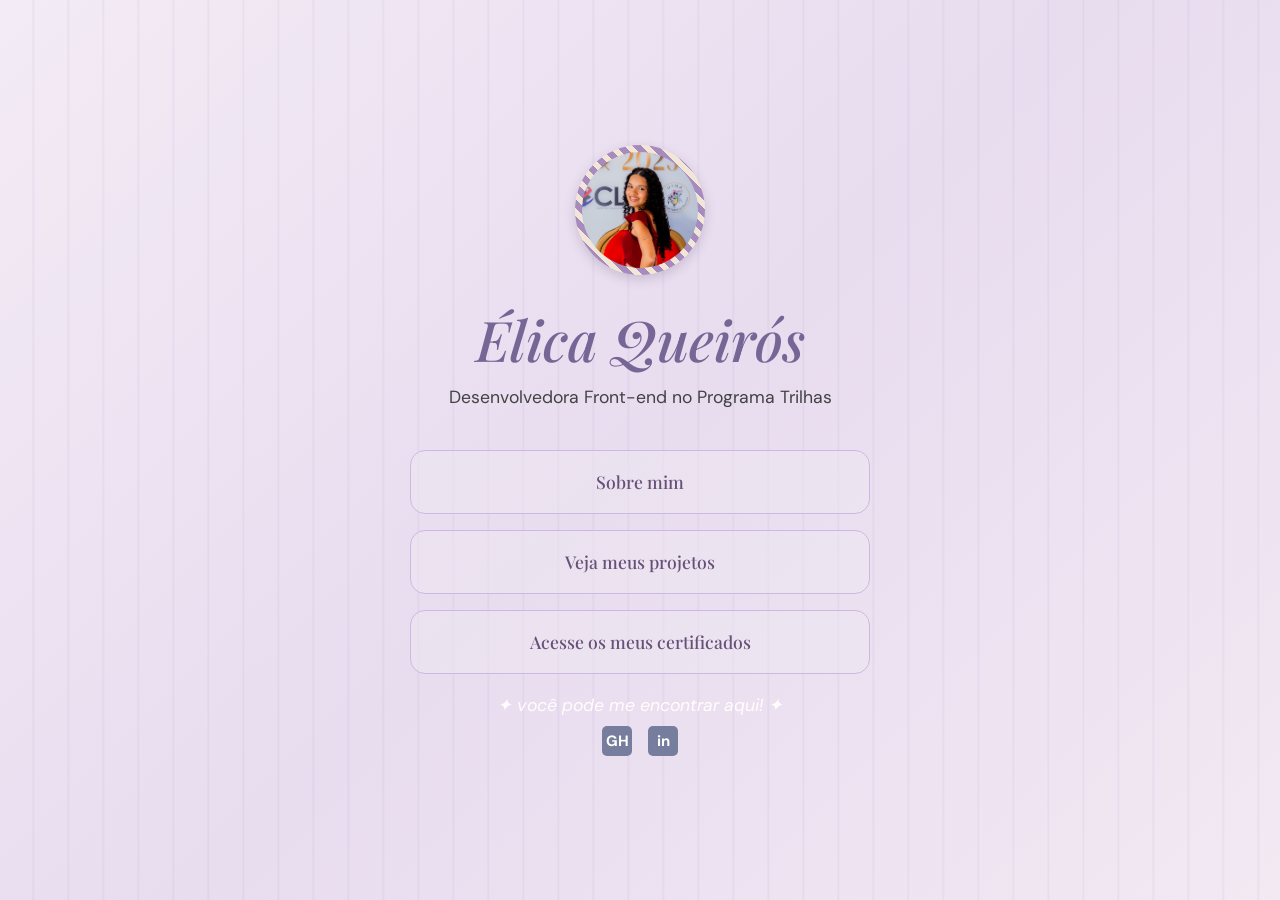
<file: index.html>
<!DOCTYPE html>
<html lang="pt-BR">
<head>
  <meta charset="UTF-8">
  <meta name="viewport" content="width=device-width, initial-scale=1.0">
  <title>Início | Élica Queirós</title>

  <link rel="preconnect" href="https://fonts.googleapis.com">
  <link rel="preconnect" href="https://fonts.gstatic.com" crossorigin>
  <link href="https://fonts.googleapis.com/css2?family=Playfair+Display:ital,wght@1,500;1,600&family=Cormorant+Garamond:ital,wght@0,400;0,500;1,400;1,500;1,600&display=swap" rel="stylesheet">
  <link rel="stylesheet" href="style.css">
</head>
<body>
  <main class="container">
    <header class="profile">
      <div class="avatar-frame">
        <img src="foto-perfil.jpg" alt="Foto de Élica Queirós">
      </div>
      <h1>Élica Queirós</h1>
      <p class="subtitle">Desenvolvedora Front-end no Programa Trilhas</p>
    </header>



    <nav class="menu">
      <a class="button" href="sobre.html">Sobre mim </a>
      <a class="button" href="projetos.html">Veja meus projetos </a>
      <a class="button" href="certificados.html">Acesse os meus certificados </a>
    </nav>

    <footer class="social">
      <p>✦ você pode me encontrar aqui! ✦</p>
      <div class="social-links">
        <a href="https://github.com/elicaqueiros" target="_blank" rel="noopener noreferrer" aria-label="GitHub">GH</a>
        <a href="https://www.linkedin.com/in/%C3%A9lica-queiros-48a880444/?isSelfProfile=true" target="_blank" rel="noopener noreferrer" aria-label="LinkedIn">in</a>
      </div>
    </footer>
  </main>
</body>
</html>
</file>
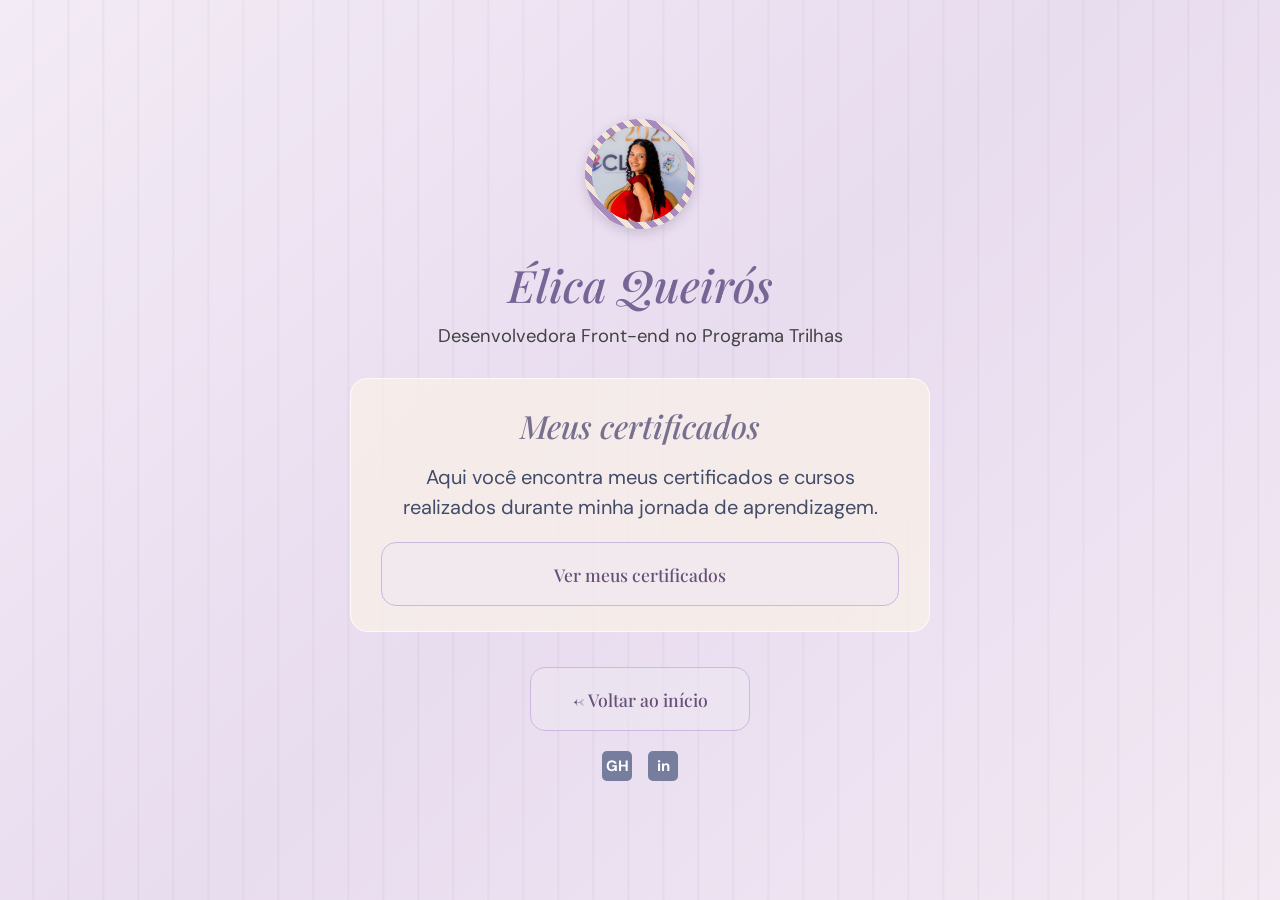
<file: certificados.html>
<!DOCTYPE html>
<html lang="pt-BR">
<head>
  <meta charset="UTF-8">
  <meta name="viewport" content="width=device-width, initial-scale=1.0">
  <title>Certificados | Élica Queirós</title>

  <link rel="preconnect" href="https://fonts.googleapis.com">
  <link rel="preconnect" href="https://fonts.gstatic.com" crossorigin>
  <link href="https://fonts.googleapis.com/css2?family=Playfair+Display:ital,wght@1,500;1,600&family=Cormorant+Garamond:ital,wght@0,400;0,500;1,400;1,500;1,600&display=swap" rel="stylesheet">
  <link rel="stylesheet" href="style.css">
</head>
<body>
  <main class="container inner-page">
    <header class="profile">
      <div class="avatar-frame">
        <img src= "foto-perfil.jpg" alt="Foto de Élica Queirós">
      </div>
      <h1>Élica Queirós</h1>
      <p class="subtitle">Desenvolvedora Front-end no Programa Trilhas</p>
    </header>

    <section class="content certificate-content">
      <h2>Meus certificados</h2>
      <p>
        Aqui você encontra meus certificados e cursos realizados
        durante minha jornada de aprendizagem.
      </p>

      <a class="button certificate-button"
         href="em-construção.html"
         target="_blank" rel="noopener noreferrer">
        Ver meus certificados 
      </a>
    </section>

    <a class="button back-button" href="index.html">← Voltar ao início</a>
    
    <footer class="social">
      <div class="social-links">
        <a href="https://github.com/elicaqueiros" target="_blank" rel="noopener noreferrer" aria-label="GitHub">GH</a>
        <a href="https://www.linkedin.com/in/%C3%A9lica-queiros-48a880444/?isSelfProfile=true" target="_blank" rel="noopener noreferrer" aria-label="LinkedIn">in</a>
      </div>
    </footer>
  </main>
</body>
</html>
</file>
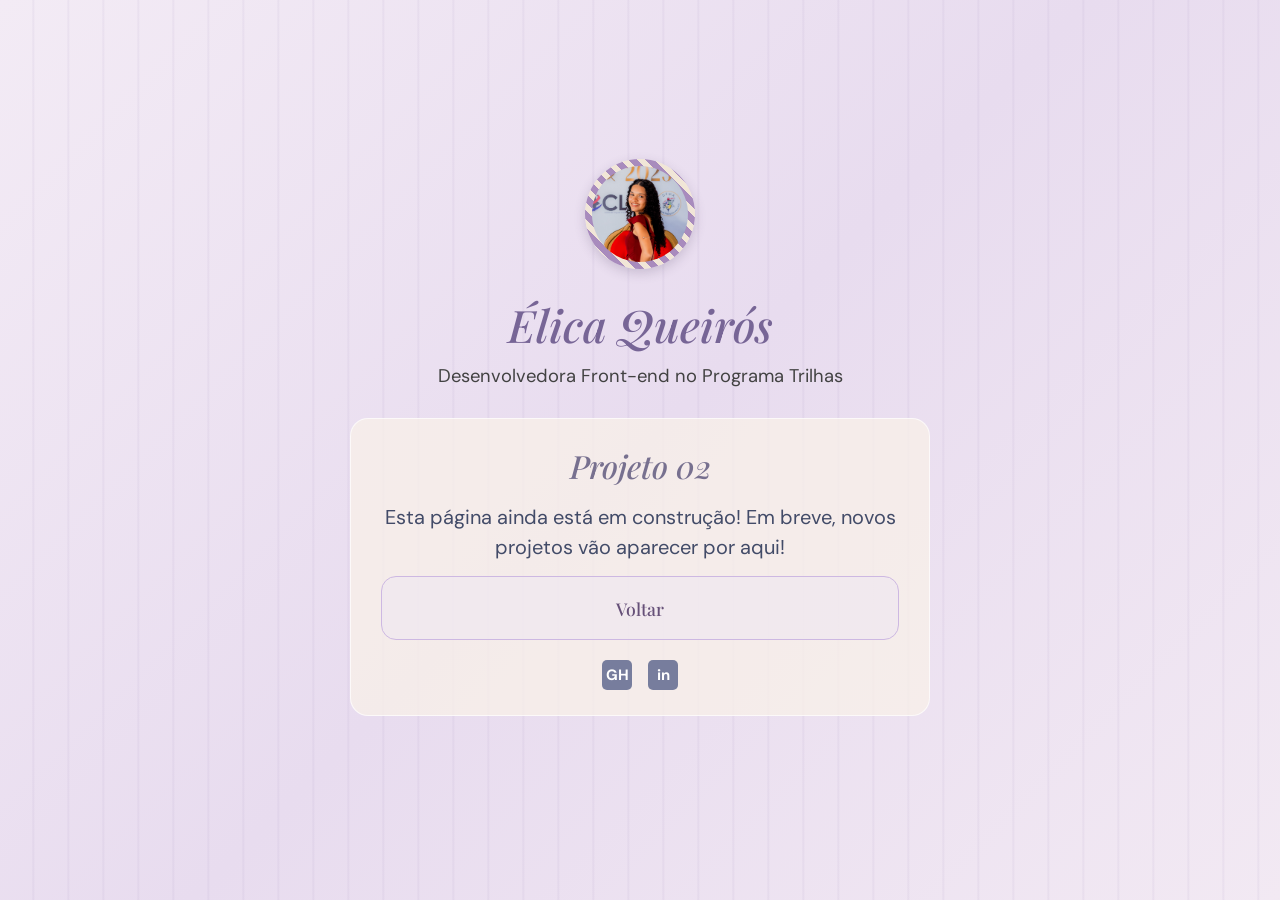
<file: construindo.html>
<!DOCTYPE html>
<html lang="pt-BR">
<head>
  <meta charset="UTF-8">
  <meta name="viewport" content="width=device-width, initial-scale=1.0">
  <title>Certificados | Élica Queirós</title>

  <link rel="preconnect" href="https://fonts.googleapis.com">
  <link rel="preconnect" href="https://fonts.gstatic.com" crossorigin>
  <link href="https://fonts.googleapis.com/css2?family=Playfair+Display:ital,wght@1,500;1,600&family=Cormorant+Garamond:ital,wght@0,400;0,500;1,400;1,500;1,600&display=swap" rel="stylesheet">
  <link rel="stylesheet" href="style.css">
</head>
<body>
  <main class="container inner-page">
    <header class="profile">
      <div class="avatar-frame">
        <img src="foto-perfil.jpg" alt="Foto de Élica Queirós">
      </div>
      <h1>Élica Queirós</h1>
      <p class="subtitle">Desenvolvedora Front-end no Programa Trilhas</p>
    </header>

    <section class="content certificate-content">
      <h2>Projeto 02</h2>
      <p>
       Esta página ainda está em construção!
        Em breve, novos projetos vão aparecer por aqui!
      </p>
      
    <a class="button back-button" href="projetos.html"> Voltar </a>
    
    <footer class="social">
      <div class="social-links">
        <a href="https://github.com/elicaqueiros" target="_blank" rel="noopener noreferrer" aria-label="GitHub">GH</a>
        <a href="https://www.linkedin.com/in/%C3%A9lica-queiros-48a880444/?isSelfProfile=true" target="_blank" rel="noopener noreferrer" aria-label="LinkedIn">in</a>
      </div>
    </footer>
  </main>
</body>
</html>
</file>
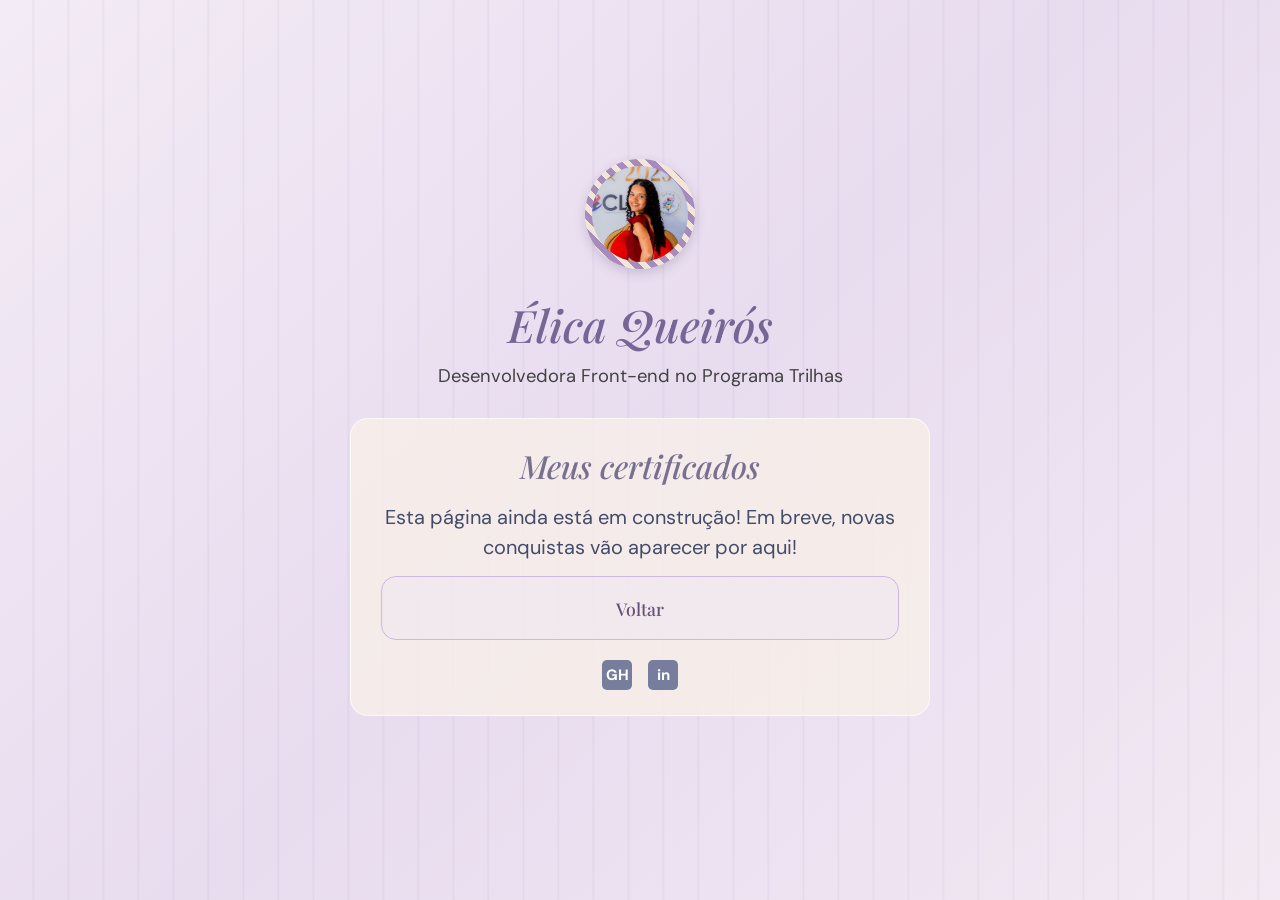
<file: em-construção.html>
<!DOCTYPE html>
<html lang="pt-BR">
<head>
  <meta charset="UTF-8">
  <meta name="viewport" content="width=device-width, initial-scale=1.0">
  <title>Certificados | Élica Queirós</title>

  <link rel="preconnect" href="https://fonts.googleapis.com">
  <link rel="preconnect" href="https://fonts.gstatic.com" crossorigin>
  <link href="https://fonts.googleapis.com/css2?family=Playfair+Display:ital,wght@1,500;1,600&family=Cormorant+Garamond:ital,wght@0,400;0,500;1,400;1,500;1,600&display=swap" rel="stylesheet">
  <link rel="stylesheet" href="style.css">
</head>
<body>
  <main class="container inner-page">
    <header class="profile">
      <div class="avatar-frame">
        <img src="foto-perfil.jpg" alt="Foto de Élica Queirós">
      </div>
      <h1>Élica Queirós</h1>
      <p class="subtitle">Desenvolvedora Front-end no Programa Trilhas</p>
    </header>

    <section class="content certificate-content">
      <h2>Meus certificados</h2>
      <p>
       Esta página ainda está em construção!
        Em breve, novas conquistas vão aparecer por aqui!
      </p>
      
    <a class="button back-button" href="certificados.html"> Voltar </a>
    
    <footer class="social">
      <div class="social-links">
        <a href="https://github.com/elicaqueiros" target="_blank" rel="noopener noreferrer" aria-label="GitHub">GH</a>
        <a href="https://www.linkedin.com/in/%C3%A9lica-queiros-48a880444/?isSelfProfile=true" target="_blank" rel="noopener noreferrer" aria-label="LinkedIn">in</a>
      </div>
    </footer>
  </main>
</body>
</html>
</file>
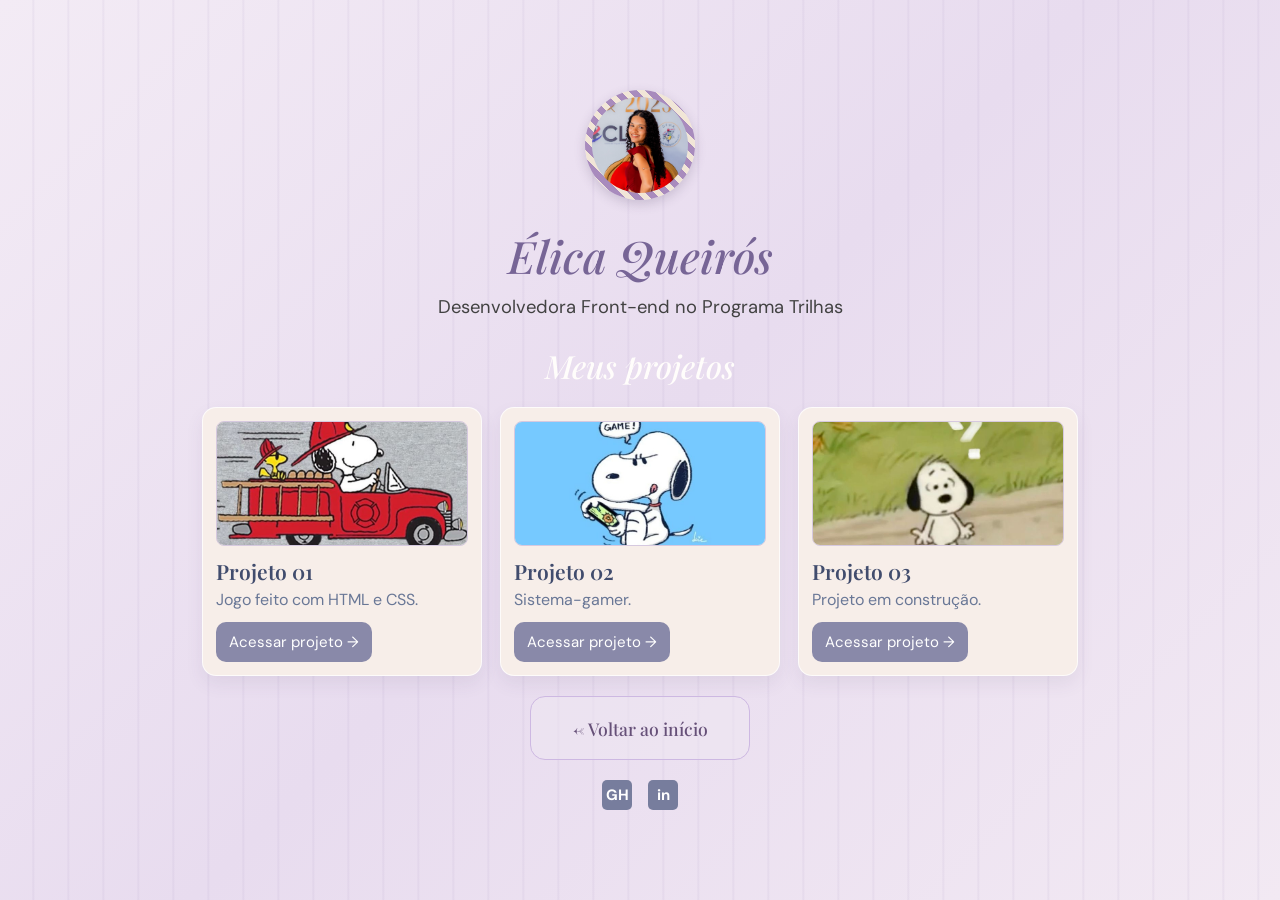
<file: projetos.html>
<!DOCTYPE html>
<html lang="pt-BR">
<head>
  <meta charset="UTF-8">
  <meta name="viewport" content="width=device-width, initial-scale=1.0">
  <title>Projetos | Élica Queirós</title>

  <link rel="preconnect" href="https://fonts.googleapis.com">
  <link rel="preconnect" href="https://fonts.gstatic.com" crossorigin>
  <link href="https://fonts.googleapis.com/css2?family=Playfair+Display:ital,wght@1,500;1,600&family=Cormorant+Garamond:ital,wght@0,400;0,500;1,400;1,500;1,600&display=swap" rel="stylesheet">
  <link rel="stylesheet" href="style.css">
</head>
<body>
  <main class="container inner-page">
    <header class="profile">
      <div class="avatar-frame">
        <img src="foto-perfil.jpg" alt="Foto de Élica Queirós">
      </div>
      <h1>Élica Queirós</h1>
      <p class="subtitle">Desenvolvedora Front-end no Programa Trilhas</p>
    </header>

    <h2 class="section-title">Meus projetos</h2>

    <section class="projects-list">

      <!-- PROJETO 1 -->
      <article class="project-card">
        <div class="card-image">
          <img src="casa.jpg" alt="Imagem de apresentação do projeto 1">
        </div>

        <div class="card-body">
          <h2>Projeto 01</h2>
          <p>Jogo feito com HTML e CSS.</p>

          <a
            class="card-link"
            href="https://github.com/elicaqueiros/jogo-trilhas"
            target="_blank"
            rel="noopener noreferrer">
            Acessar projeto →
          </a>
        </div>
      </article>

      <!-- PROJETO 2 -->
      <article class="project-card">
        <div class="card-image">
          <img src="pro2.jpg" alt="Imagem de apresentação do projeto 2">
        </div>

        <div class="card-body">
          <h2>Projeto 02</h2>
          <p>Sistema-gamer.</p>

          <a
            class="card-link"
            href="https://github.com/elicaqueiros/Sistema-gamer/blob/main/README.md"
            target="_blank"
            rel="noopener noreferrer">
            Acessar projeto →
          </a>
        </div>
      </article>

      <!-- PROJETO 3 -->
      <article class="project-card">
        <div class="card-image">
          <img src="Snoopy.jpg" alt="Imagem de apresentação do projeto 3">
        </div>

        <div class="card-body">
          <h2>Projeto 03</h2>
          <p> Projeto em construção. </p>

          <a
            class="card-link"
            href="construindo.html"
            target="_blank"
            rel="noopener noreferrer">
            Acessar projeto →
          </a>
        </div>
      </article>

    </section>

    <a class="button back-button" href="index.html">← Voltar ao início</a>

    <footer class="social">
      <div class="social-links">
        <a href="https://github.com/elicaqueiros" target="_blank" rel="noopener noreferrer" aria-label="GitHub">GH</a>
        <a href="https://www.linkedin.com/in/%C3%A9lica-queiros-48a880444/?isSelfProfile=true" target="_blank" rel="noopener noreferrer" aria-label="LinkedIn">in</a>
      </div>
    </footer>
  </main>
</body>
</html>
</file>
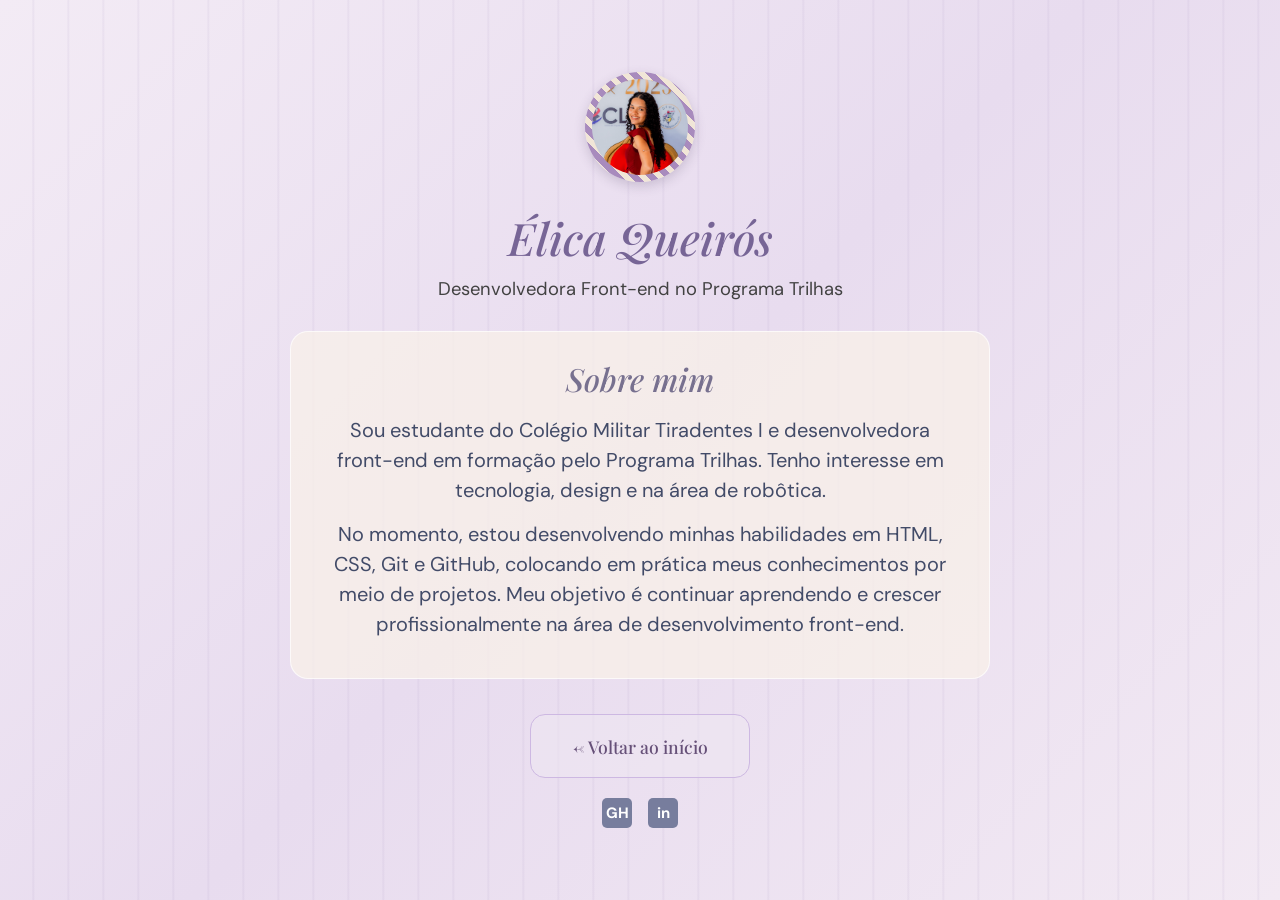
<file: sobre.html>
<!DOCTYPE html>
<html lang="pt-BR">
<head>
  <meta charset="UTF-8">
  <meta name="viewport" content="width=device-width, initial-scale=1.0">
  <title>Sobre mim | Élica Queirós</title>

  <link rel="preconnect" href="https://fonts.googleapis.com">
  <link rel="preconnect" href="https://fonts.gstatic.com" crossorigin>
  <link href="https://fonts.googleapis.com/css2?family=Playfair+Display:ital,wght@1,500;1,600&family=Cormorant+Garamond:ital,wght@0,400;0,500;1,400;1,500;1,600&display=swap" rel="stylesheet">
  <link rel="stylesheet" href="style.css">
</head>
<body>
  <main class="container inner-page">
    <header class="profile">
      <div class="avatar-frame">
        <img src="foto-perfil.jpg" alt="Foto de Élica Queirós">
      </div>
      <h1>Élica Queirós</h1>
      <p class="subtitle">Desenvolvedora Front-end no Programa Trilhas</p>
    </header>

    <section class="content">
      <h2>Sobre mim</h2>
      <p>
        Sou estudante do Colégio Militar Tiradentes I e desenvolvedora front-end em formação pelo
        Programa Trilhas. Tenho interesse em tecnologia, design e na área de robôtica.
      </p>
      <p>
        No momento, estou desenvolvendo minhas habilidades em HTML, CSS, Git e
        GitHub, colocando em prática meus conhecimentos por meio de
        projetos. Meu objetivo é continuar aprendendo e crescer
        profissionalmente na área de desenvolvimento front-end.
      </p>
    </section>

    <a class="button back-button" href="index.html">← Voltar ao início</a>

    <footer class="social">
      <div class="social-links">
        <a href="https://github.com/elicaqueiros" target="_blank" rel="noopener noreferrer" aria-label="GitHub">GH</a>
        <a href="https://www.linkedin.com/in/%C3%A9lica-queiros-48a880444/?isSelfProfile=true" target="_blank" rel="noopener noreferrer" aria-label="LinkedIn">in</a>
      </div>
    </footer>
  </main>
</body>
</html>
</file>
<file: style.css>
@import url('https://fonts.googleapis.com/css2?family=DM+Sans:wght@400;500;600;700&family=Playfair+Display:ital,wght@0,500;0,600;1,500;1,600&display=swap');

:root {
  --lilac: #c5b5d0;
  --lilac-border: #776596;
  --text: #424b68;
  --cream: #f8f1e9;

  --texto-claro: #68718d;
  --branco: #fffdfb;
}

* {
  margin: 0;
  padding: 0;
  box-sizing: border-box;
}

body {
  min-height: 100vh;
  padding: 30px 20px;
  display: flex;
  align-items: center;
  justify-content: center;
  font-family: 'DM Sans', sans-serif;
  color: var(--text);

  background-color: #f0e7f3;
  background-image:
    repeating-linear-gradient(
      90deg,
      transparent 0,
      transparent 32px,
      rgba(156, 138, 185, 0.12) 33px,
      transparent 35px
    ),
    linear-gradient(135deg, #f3ebf5, #e8dcef, #f2e9f3);
}

.container {
  width: 100%;
  max-width: 1050px;
  min-height: 690px;
  padding: 40px 7%;
  display: flex;
  flex-direction: column;
  align-items: center;
  justify-content: center;
  text-align: center;
  background: transparent;
  border: none;
  box-shadow: none;
}

.profile {
  display: flex;
  flex-direction: column;
  align-items: center;
  position: relative;
  z-index: 1;
}

.avatar-frame {
  position: relative;
  z-index: 2;
  flex-shrink: 0;

  width: 130px;
  height: 130px;
  padding: 7px;
  margin: 0 auto 22px;

  border-radius: 50%;
  background: repeating-linear-gradient(
    45deg,
    #a88bbd 0 6px,
    #f1e6d7 6px 12px
  );

  box-shadow: 0 4px 12px rgba(70, 55, 90, .2);
  overflow: hidden;
}

.avatar-frame img {
  display: block;
  width: 100%;
  height: 100%;
  border-radius: 50%;
  object-fit: cover;
  object-position: center;
}

h1 {
  margin-top: 4px;
  margin-bottom: 10px;
  color: #776596;
  font-family: 'Playfair Display', serif;
  font-size: clamp(2.4rem, 5vw, 3.5rem);
  font-weight: 500;
  font-style: italic;
}

.subtitle {
  margin-top: 0;
  color: #424242;
  font-family: 'DM Sans', sans-serif;
  font-size: 1.1rem;
  font-style: normal;
}

.intro {
  max-width: 650px;
  margin: 28px 0;
  color: #424b68;
  font-family: 'DM Sans', sans-serif;
  font-size: 1.1rem;
  line-height: 1.7;
  font-style: normal;
}



/* BOTÕES PRINCIPAIS */

.menu {
  width: 100%;
  max-width: 460px;
  display: flex;
  flex-direction: column;
  gap: 16px;
  margin-top: 42px;
}

.button {
  min-height: 64px;
  padding: 15px 20px;
  display: flex;
  align-items: center;
  justify-content: center;
  gap: 16px;

  border: 1px solid #cdb8e2;
  border-radius: 15px;
  background: rgba(238, 231, 242, 0.55);
  color: #665078;

  font-family: 'Playfair Display', serif;
  font-size: 1.1rem;
  font-style: normal;
  font-weight: 500;
  text-decoration: none;
  cursor: pointer;

  transition:
    transform .25s ease,
    border-color .25s ease,
    box-shadow .25s ease,
    background-color .25s ease;
}

.button:hover {
  transform: translateY(-4px);
  border-color: #b69bcf;
  background: #e5d8ef;
  box-shadow: 0 7px 16px rgba(90, 72, 120, .20);
}

.button:focus-visible {
  outline: 2px solid #776596;
  outline-offset: 4px;
}

/* EFEITO AO PASSAR O MOUSE */
.button:hover {
  transform: translateY(-4px);
  border-color: #b69bcf;
  background: #e5d8ef;
  box-shadow: 0 7px 16px rgba(90, 72, 120, .20);
  cursor: pointer;
}

.project-link:hover {
  transform: translateY(-4px);
  border-color: #77709f;
  box-shadow: 0 7px 16px rgba(90, 72, 120, .25);
  cursor: pointer;
}
/* REDES SOCIAIS */

.social {
  margin-top: 20px;
}

.social p {
  margin-bottom: 10px;
  color: var(--branco);
  font-family: 'DM Sans', sans-serif;
  font-size: 1.1rem;
  font-style: italic;
}

.social-links {
  display: flex;
  justify-content: center;
  gap: 16px;
}

.social-links a {
  width: 30px;
  height: 30px;
  display: grid;
  place-items: center;
  border-radius: 5px;
  background: #777d9d;
  color: white;
  font-family: 'DM Sans', sans-serif;
  font-size: 15px;
  font-weight: 700;
  text-decoration: none;
  transition: transform .2s, background .2s;
}

.social-links a:hover {
  transform: translateY(-3px);
  background: #555d83;
  cursor: pointer;
}

/* PÁGINAS INTERNAS */

.inner-page {
  gap: 0;
}

.inner-page .avatar-frame {
  width: 110px;
  height: 110px;
}

.inner-page h1 {
  font-size: clamp(2rem, 4vw, 2.8rem);
}

.inner-page .subtitle {
  font-size: 1.15rem;
}

.content {
  width: 100%;
  max-width: 700px;
  margin: 30px 0 25px;
  padding: 25px 30px;
  border: 1px solid rgba(255,255,255,.7);
  border-radius: 18px;
  background: rgba(248,241,233,.75);
}

.content h2,
.section-title {
  margin-bottom: 15px;
  color: #77708f;
  font-family: 'Playfair Display', serif;
  font-size: 2rem;
  font-style: italic;
  font-weight: 500;
}

.content p {
  margin-bottom: 14px;
  color: var(--text);
  font-family: 'DM Sans', sans-serif;
  font-size: 1.25rem;
  line-height: 1.5;
}

.back-button {
  min-width: 220px;
  margin-top: 10px;
}

/* CARDS DE PROJETOS */

.section-title {
  margin: 25px 0 20px;
  color: var(--branco);
}

.projects {
  width: 100%;
  max-width: 850px;
  display: grid;
  grid-template-columns: repeat(3, minmax(0, 1fr));
  gap: 18px;
}

.project-card {
  padding: 13px;
  border: 1px solid rgba(255,255,255,.8);
  border-radius: 14px;
  background: rgba(248,241,233,.85);
  text-align: left;
  box-shadow: 0 5px 14px rgba(80,60,100,.1);
}

.project-image {
  min-height: 125px;
  display: grid;
  place-items: center;
  border: 1px solid #c5b9ca;
  border-radius: 8px;
  background: repeating-linear-gradient(
    45deg,
    #e5dce9 0 10px,
    #f7f0f6 10px 20px
  );
  color: #77708f;
  font-family: 'DM Sans', sans-serif;
  font-size: 1rem;
}

.project-card h3 {
  margin: 10px 0 4px;
  color: var(--text);
  font-family: 'Playfair Display', serif;
  font-size: 1.4rem;
}

.project-card p {
  margin-bottom: 12px;
  color: var(--texto-claro);
  font-family: 'DM Sans', sans-serif;
  font-size: 1.1rem;
}

.project-link {
  display: inline-block;
  padding: 8px 12px;
  border: 1px solid #8581a5;
  border-radius: 10px;
  background: #8587a7;
  color: var(--branco);
  font-family: 'DM Sans', sans-serif;
  font-size: 1.05rem;
  text-decoration: none;
  transition: .25s ease;
}

/* CERTIFICADOS */

.certificate-content {
  max-width: 580px;
}

.certificate-button {
  margin-top: 20px;
}

/* RESPONSIVIDADE */

@media (max-width: 700px) {
  body {
    padding: 0;
  }

  .container {
    min-height: 100vh;
    padding: 30px 6%;
  }

  .avatar-frame {
    width: 110px;
    height: 110px;
  }

  .intro {
    font-size: 1.1rem;
  }

  .projects {
    max-width: 400px;
    grid-template-columns: 1fr;
  }

  .project-image {
    min-height: 150px;
  }

  .content {
    padding: 20px;
  }
}

@media (prefers-reduced-motion: reduce) {
  *,
  *::before,
  *::after {
    transition: none !important;
    animation: none !important;
  }
}

/* ===== PÁGINA DE PROJETOS ===== */

.projects-list {
  display: flex;
  justify-content: center;
  align-items: stretch;
  gap: 18px;
  width: 100%;
  margin: 0 auto 10px;
}

.projects-list .project-card {
  flex: 1 1 0;
  min-width: 0;
  max-width: 350px;
  box-sizing: border-box;
  padding: 13px;
  text-align: left;
  background: #f7eee9;
  border: 1px solid rgba(255, 255, 255, 0.8);
  border-radius: 14px;
  box-shadow: 0 8px 18px rgba(80, 60, 100, 0.08);
}

.projects-list .card-image {
  width: 100%;
  height: 125px;
  overflow: hidden;
  border: 1px solid #d6c9df;
  border-radius: 8px;
  box-sizing: border-box;
}

.projects-list .card-image img {
  display: block;
  width: 100%;
  height: 100%;
  object-fit: cover;
}

.projects-list .card-body h2 {
  font-family: 'Playfair Display', serif;
  font-size: 21px;
  font-weight: 600;
  color: #414c6d;
  margin: 11px 0 3px;
}

.projects-list .card-body p {
  font-family: inherit;
  font-size: 16px;
  line-height: 1.5;
  color: #697796;
  margin: 0 0 10px;
}

.projects-list .card-link {
  display: inline-block;
  padding: 10px 13px;
  background: #8989a9;
  color: #fff;
  font-family: inherit;
  font-size: 15px;
  text-decoration: none;
  border-radius: 10px;
  transition: background 0.3s ease, transform 0.3s ease;
}

.projects-list .card-link:hover {
  background: #716b94;
  transform: translateY(-3px);
}

/* Adaptação para telas menores */
@media (max-width: 700px) {
  .projects-list {
    flex-direction: column;
    align-items: center;
  }

  .projects-list .project-card {
    width: 100%;
    max-width: 400px;
    flex: none;
  }
}
</file>
